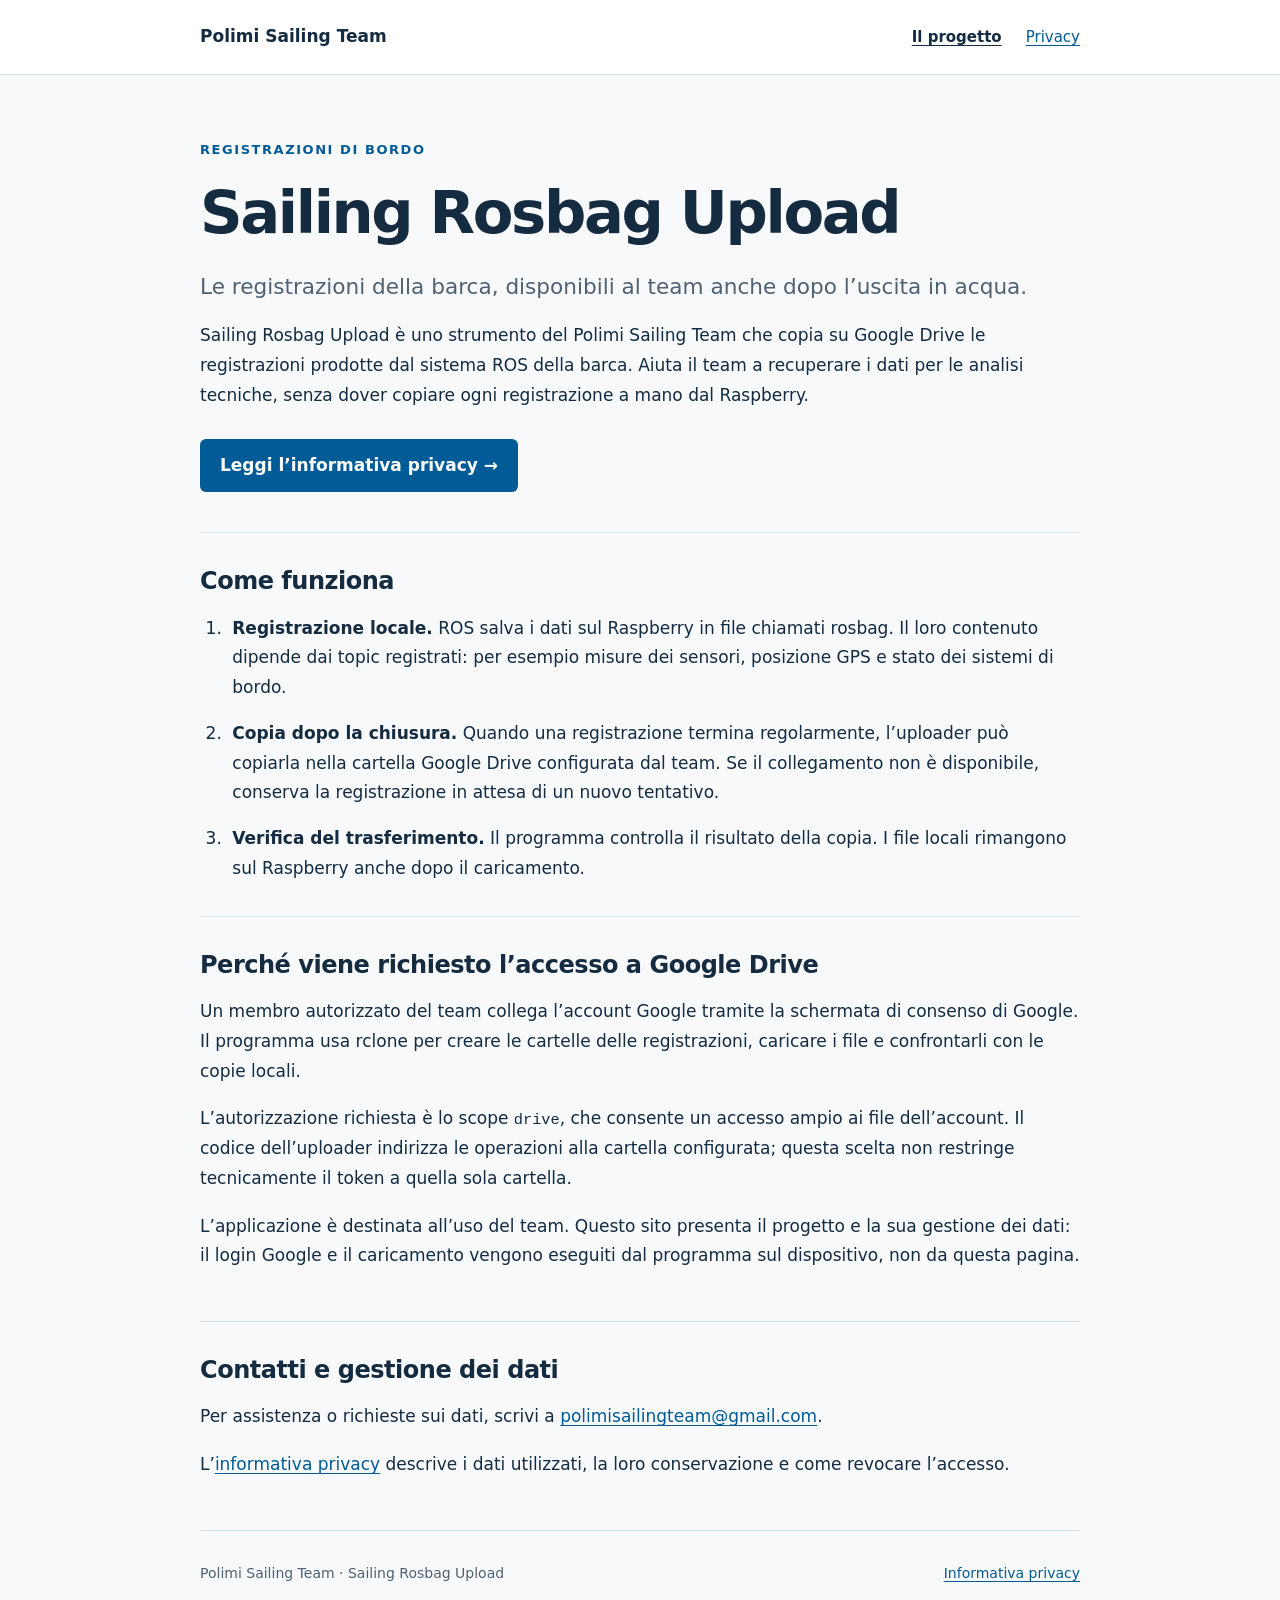
<file: index.html>
<!doctype html>
<html lang="it">
<head>
  <meta charset="utf-8">
  <meta name="viewport" content="width=device-width, initial-scale=1">
  <meta name="description" content="Sailing Rosbag Upload: trasferimento delle registrazioni ROS della barca su Google Drive per il Polimi Sailing Team.">
  <title>Sailing Rosbag Upload · Polimi Sailing Team</title>
  <link rel="stylesheet" href="styles.css">
</head>
<body>
  <a class="skip-link" href="#contenuto">Vai al contenuto</a>
  <header class="site-header">
    <div class="container header-inner">
      <a class="brand" href="index.html">Polimi Sailing Team</a>
      <nav aria-label="Navigazione principale">
        <a href="index.html" aria-current="page">Il progetto</a>
        <a href="privacy.html">Privacy</a>
      </nav>
    </div>
  </header>
  <main id="contenuto" class="container">
    <section class="intro" aria-labelledby="titolo">
      <p class="eyebrow">Registrazioni di bordo</p>
      <h1 id="titolo">Sailing Rosbag Upload</h1>
      <p class="lead">Le registrazioni della barca, disponibili al team anche dopo l’uscita in acqua.</p>
      <p>Sailing Rosbag Upload è uno strumento del Polimi Sailing Team che copia su Google Drive
        le registrazioni prodotte dal sistema ROS della barca. Aiuta il team a recuperare i dati
        per le analisi tecniche, senza dover copiare ogni registrazione a mano dal Raspberry.</p>
      <a class="button" href="privacy.html">Leggi l’informativa privacy <span aria-hidden="true">→</span></a>
    </section>

    <section aria-labelledby="funzionamento">
      <h2 id="funzionamento">Come funziona</h2>
      <ol class="steps">
        <li><strong>Registrazione locale.</strong> ROS salva i dati sul Raspberry in file chiamati
          rosbag. Il loro contenuto dipende dai topic registrati: per esempio misure dei sensori,
          posizione GPS e stato dei sistemi di bordo.</li>
        <li><strong>Copia dopo la chiusura.</strong> Quando una registrazione termina regolarmente,
          l’uploader può copiarla nella cartella Google Drive configurata dal team. Se il collegamento
          non è disponibile, conserva la registrazione in attesa di un nuovo tentativo.</li>
        <li><strong>Verifica del trasferimento.</strong> Il programma controlla il risultato della copia.
          I file locali rimangono sul Raspberry anche dopo il caricamento.</li>
      </ol>
    </section>

    <section aria-labelledby="google">
      <h2 id="google">Perché viene richiesto l’accesso a Google Drive</h2>
      <p>Un membro autorizzato del team collega l’account Google tramite la schermata di consenso
        di Google. Il programma usa rclone per creare le cartelle delle registrazioni, caricare i file
        e confrontarli con le copie locali.</p>
      <p>L’autorizzazione richiesta è lo scope <code>drive</code>, che consente un accesso ampio ai file
        dell’account. Il codice dell’uploader indirizza le operazioni alla cartella configurata;
        questa scelta non restringe tecnicamente il token a quella sola cartella.</p>
      <p>L’applicazione è destinata all’uso del team. Questo sito presenta il progetto e la sua
        gestione dei dati: il login Google e il caricamento vengono eseguiti dal programma sul
        dispositivo, non da questa pagina.</p>
    </section>

    <section class="contact" aria-labelledby="contatti">
      <h2 id="contatti">Contatti e gestione dei dati</h2>
      <p>Per assistenza o richieste sui dati, scrivi a
        <a href="mailto:polimisailingteam@gmail.com">polimisailingteam@gmail.com</a>.</p>
      <p>L’<a href="privacy.html">informativa privacy</a> descrive i dati utilizzati,
        la loro conservazione e come revocare l’accesso.</p>
    </section>
  </main>
  <footer class="container site-footer">
    <span>Polimi Sailing Team · Sailing Rosbag Upload</span>
    <a href="privacy.html">Informativa privacy</a>
  </footer>
</body>
</html>
</file>
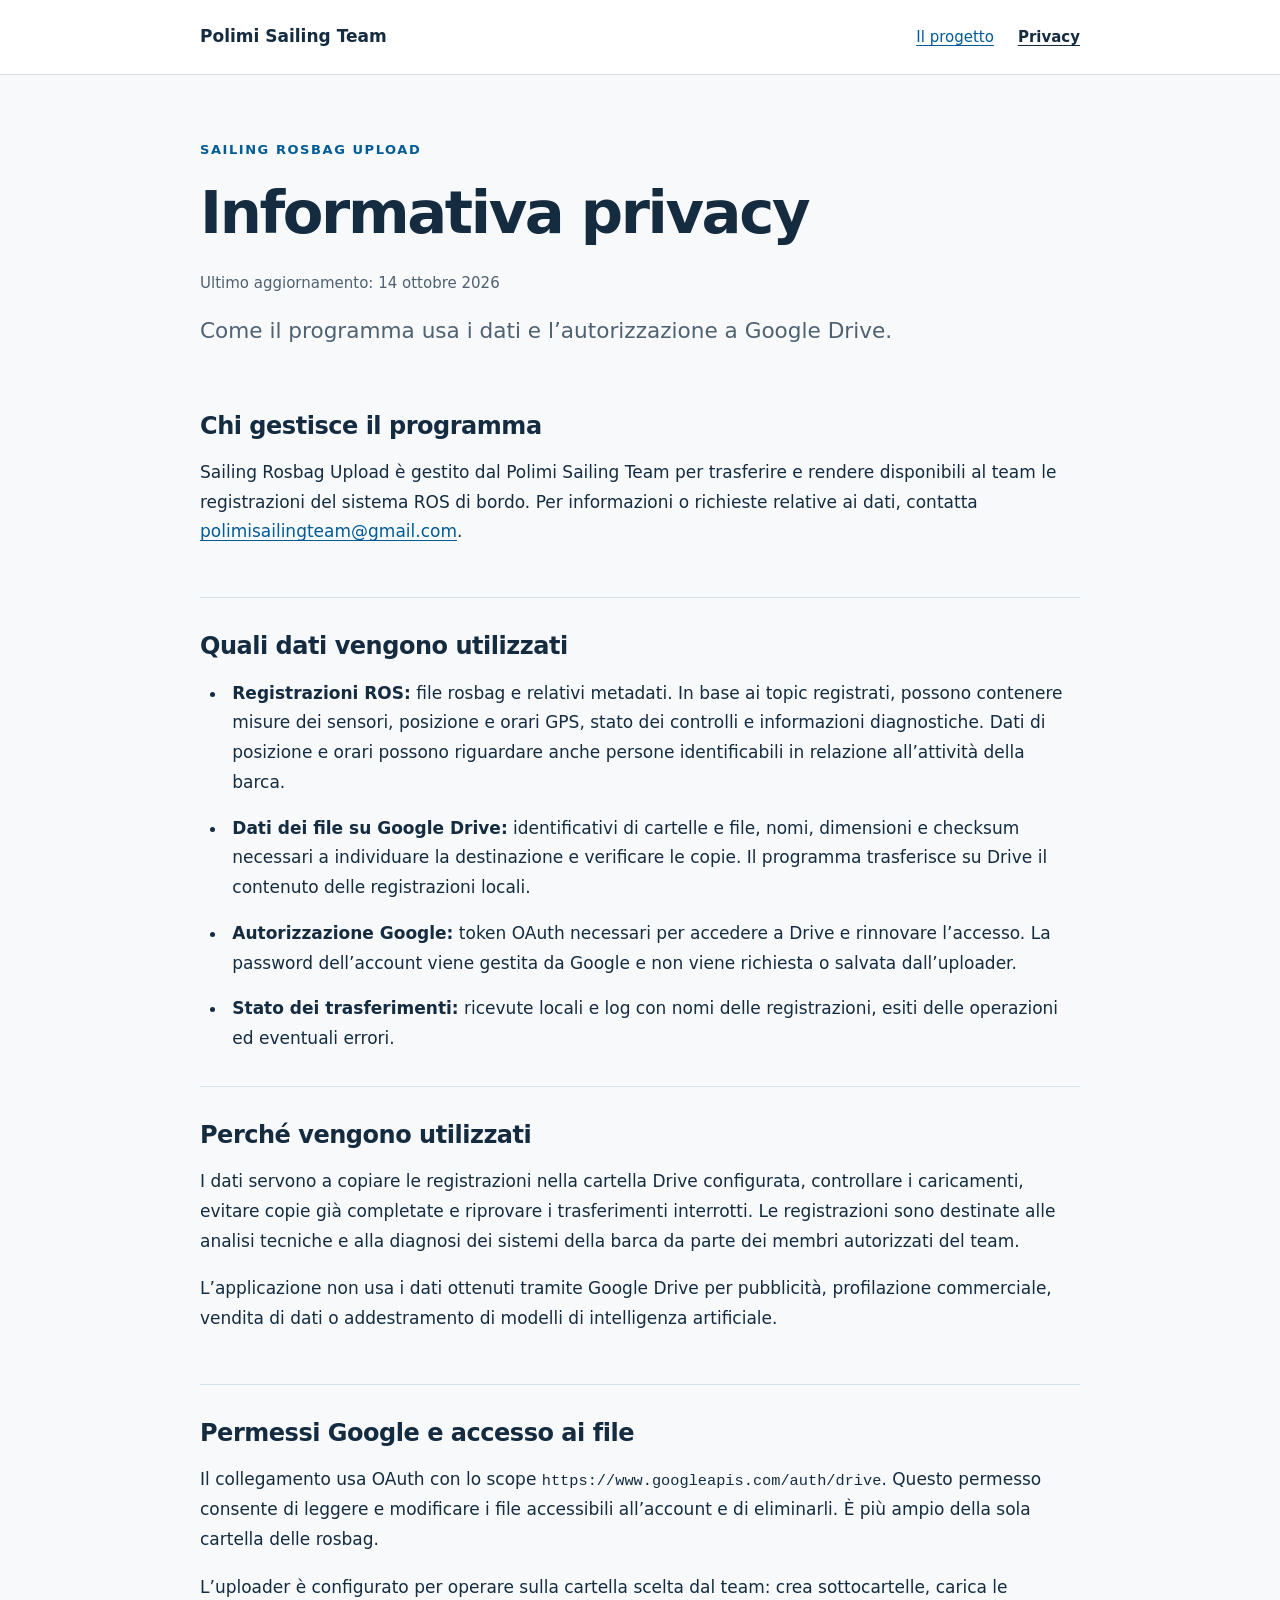
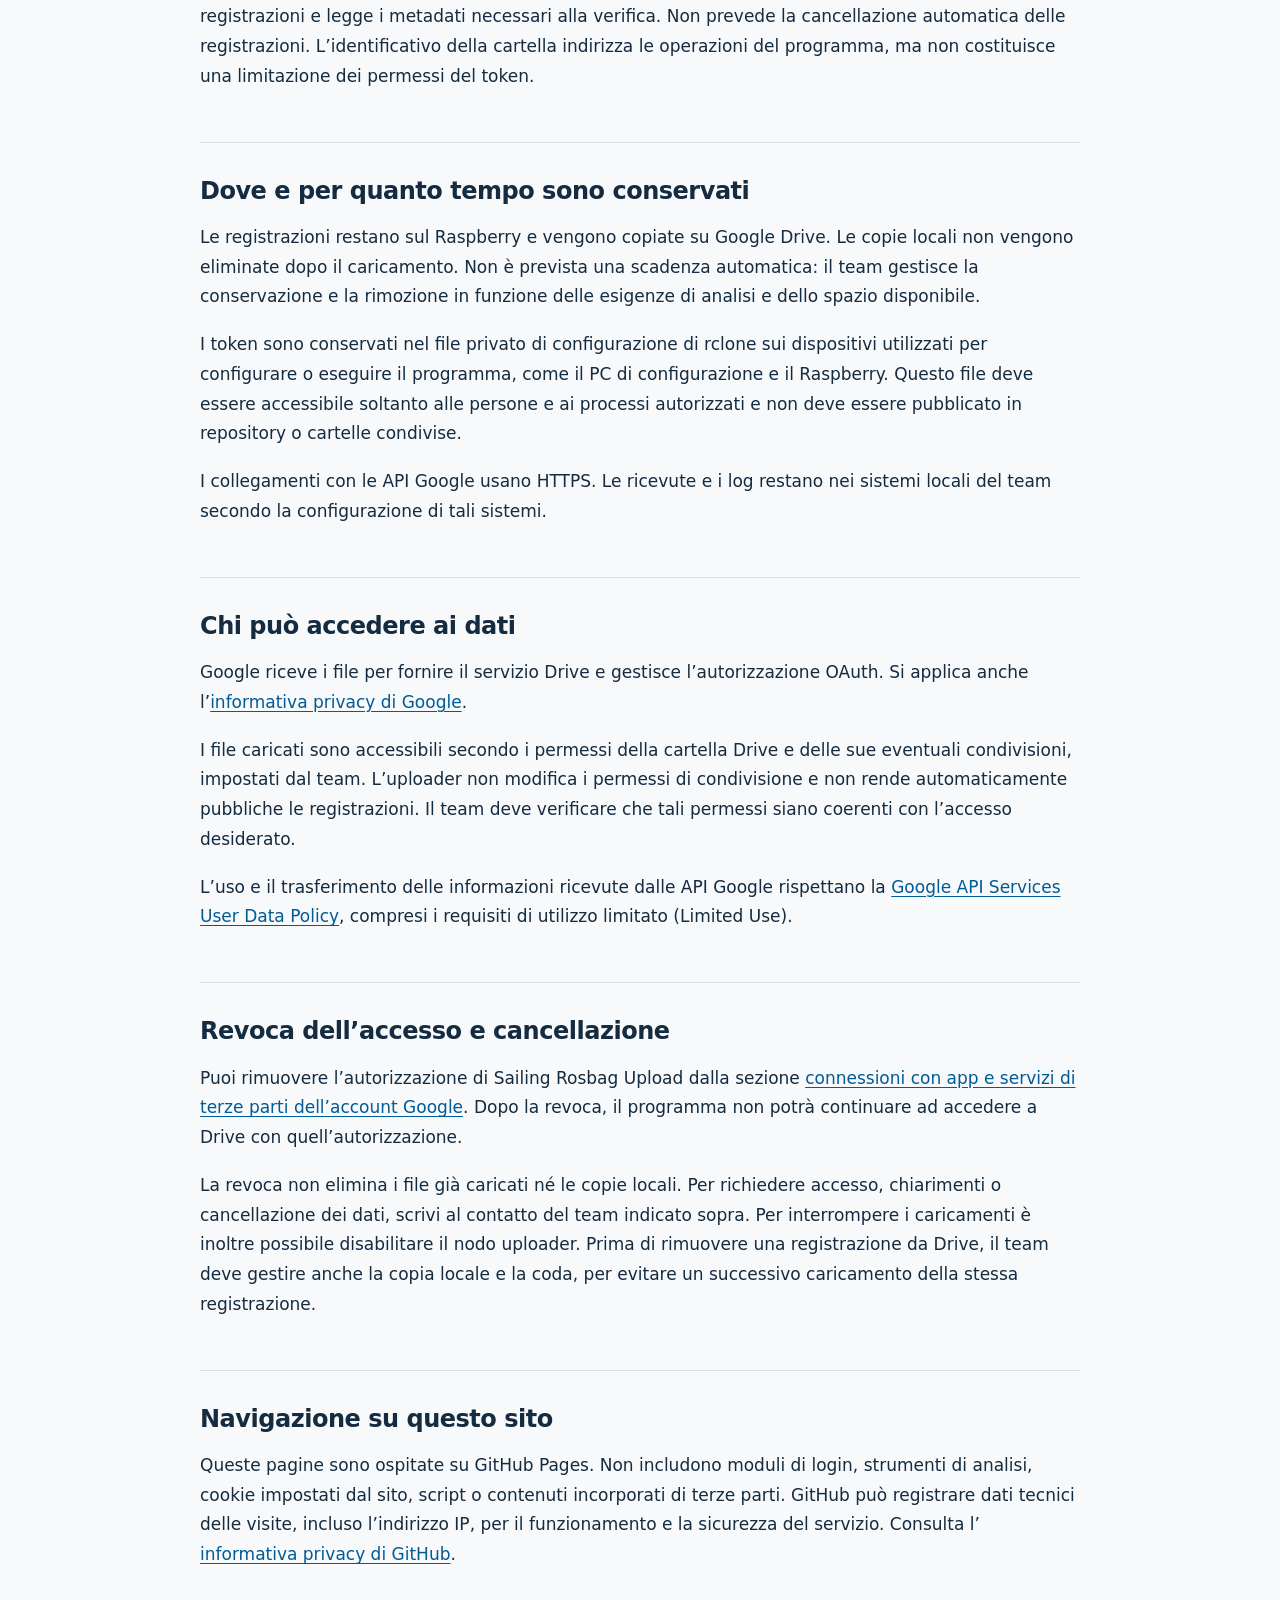
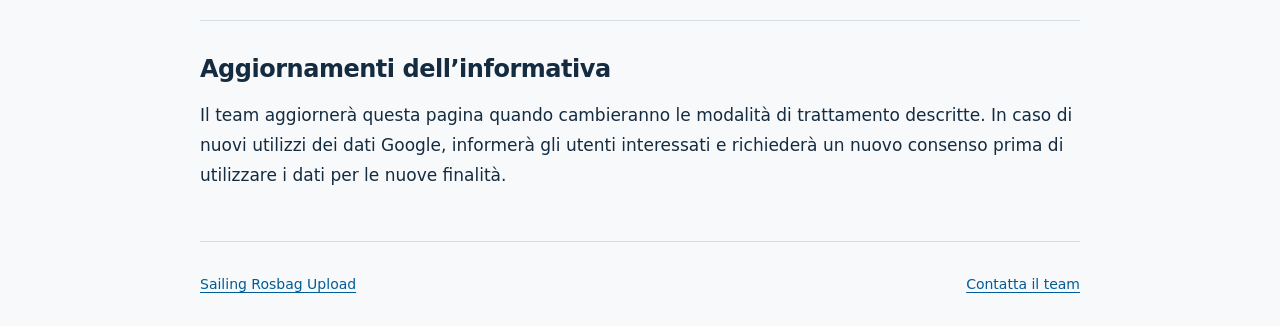
<file: privacy.html>
<!doctype html>
<html lang="it">
<head>
  <meta charset="utf-8">
  <meta name="viewport" content="width=device-width, initial-scale=1">
  <meta name="description" content="Informativa privacy di Sailing Rosbag Upload: dati utilizzati, accesso a Google Drive, conservazione e revoca dell’autorizzazione.">
  <title>Informativa privacy · Sailing Rosbag Upload</title>
  <link rel="stylesheet" href="styles.css">
</head>
<body>
  <a class="skip-link" href="#contenuto">Vai al contenuto</a>
  <header class="site-header">
    <div class="container header-inner">
      <a class="brand" href="index.html">Polimi Sailing Team</a>
      <nav aria-label="Navigazione principale">
        <a href="index.html">Il progetto</a>
        <a href="privacy.html" aria-current="page">Privacy</a>
      </nav>
    </div>
  </header>
  <main id="contenuto" class="container policy">
    <div class="intro">
      <p class="eyebrow">Sailing Rosbag Upload</p>
      <h1>Informativa privacy</h1>
      <p class="updated">Ultimo aggiornamento: <time datetime="2026-10-14">14 ottobre 2026</time></p>
      <p class="lead">Come il programma usa i dati e l’autorizzazione a Google Drive.</p>
    </div>

    <section aria-labelledby="gestore">
      <h2 id="gestore">Chi gestisce il programma</h2>
      <p>Sailing Rosbag Upload è gestito dal Polimi Sailing Team per trasferire e rendere disponibili
        al team le registrazioni del sistema ROS di bordo. Per informazioni o richieste relative
        ai dati, contatta <a href="mailto:polimisailingteam@gmail.com">polimisailingteam@gmail.com</a>.</p>
    </section>

    <section aria-labelledby="dati">
      <h2 id="dati">Quali dati vengono utilizzati</h2>
      <ul>
        <li><strong>Registrazioni ROS:</strong> file rosbag e relativi metadati. In base ai topic
          registrati, possono contenere misure dei sensori, posizione e orari GPS, stato dei
          controlli e informazioni diagnostiche. Dati di posizione e orari possono riguardare
          anche persone identificabili in relazione all’attività della barca.</li>
        <li><strong>Dati dei file su Google Drive:</strong> identificativi di cartelle e file,
          nomi, dimensioni e checksum necessari a individuare la destinazione e verificare
          le copie. Il programma trasferisce su Drive il contenuto delle registrazioni locali.</li>
        <li><strong>Autorizzazione Google:</strong> token OAuth necessari per accedere a Drive
          e rinnovare l’accesso. La password dell’account viene gestita da Google e non viene
          richiesta o salvata dall’uploader.</li>
        <li><strong>Stato dei trasferimenti:</strong> ricevute locali e log con nomi delle
          registrazioni, esiti delle operazioni ed eventuali errori.</li>
      </ul>
    </section>

    <section aria-labelledby="finalita">
      <h2 id="finalita">Perché vengono utilizzati</h2>
      <p>I dati servono a copiare le registrazioni nella cartella Drive configurata, controllare
        i caricamenti, evitare copie già completate e riprovare i trasferimenti interrotti.
        Le registrazioni sono destinate alle analisi tecniche e alla diagnosi dei sistemi della barca
        da parte dei membri autorizzati del team.</p>
      <p>L’applicazione non usa i dati ottenuti tramite Google Drive per pubblicità, profilazione
        commerciale, vendita di dati o addestramento di modelli di intelligenza artificiale.</p>
    </section>

    <section aria-labelledby="permessi">
      <h2 id="permessi">Permessi Google e accesso ai file</h2>
      <p>Il collegamento usa OAuth con lo scope <code>https://www.googleapis.com/auth/drive</code>.
        Questo permesso consente di leggere e modificare i file accessibili all’account e di eliminarli.
        È più ampio della sola cartella delle rosbag.</p>
      <p>L’uploader è configurato per operare sulla cartella scelta dal team: crea sottocartelle,
        carica le registrazioni e legge i metadati necessari alla verifica. Non prevede la
        cancellazione automatica delle registrazioni. L’identificativo della cartella indirizza
        le operazioni del programma, ma non costituisce una limitazione dei permessi del token.</p>
    </section>

    <section aria-labelledby="conservazione">
      <h2 id="conservazione">Dove e per quanto tempo sono conservati</h2>
      <p>Le registrazioni restano sul Raspberry e vengono copiate su Google Drive. Le copie locali
        non vengono eliminate dopo il caricamento. Non è prevista una scadenza automatica:
        il team gestisce la conservazione e la rimozione in funzione delle esigenze di analisi
        e dello spazio disponibile.</p>
      <p>I token sono conservati nel file privato di configurazione di rclone sui dispositivi
        utilizzati per configurare o eseguire il programma, come il PC di configurazione e il
        Raspberry. Questo file deve essere accessibile soltanto alle persone e ai processi
        autorizzati e non deve essere pubblicato in repository o cartelle condivise.</p>
      <p>I collegamenti con le API Google usano HTTPS. Le ricevute e i log restano nei sistemi
        locali del team secondo la configurazione di tali sistemi.</p>
    </section>

    <section aria-labelledby="destinatari">
      <h2 id="destinatari">Chi può accedere ai dati</h2>
      <p>Google riceve i file per fornire il servizio Drive e gestisce l’autorizzazione OAuth.
        Si applica anche l’<a href="https://policies.google.com/privacy">informativa privacy di Google</a>.</p>
      <p>I file caricati sono accessibili secondo i permessi della cartella Drive e delle sue
        eventuali condivisioni, impostati dal team. L’uploader non modifica i permessi di condivisione
        e non rende automaticamente pubbliche le registrazioni. Il team deve verificare che tali
        permessi siano coerenti con l’accesso desiderato.</p>
      <p>L’uso e il trasferimento delle informazioni ricevute dalle API Google rispettano la
        <a href="https://developers.google.com/terms/api-services-user-data-policy">Google API Services User Data Policy</a>,
        compresi i requisiti di utilizzo limitato (Limited Use).</p>
    </section>

    <section aria-labelledby="revoca">
      <h2 id="revoca">Revoca dell’accesso e cancellazione</h2>
      <p>Puoi rimuovere l’autorizzazione di Sailing Rosbag Upload dalla sezione
        <a href="https://myaccount.google.com/connections">connessioni con app e servizi di terze parti
        dell’account Google</a>. Dopo la revoca, il programma non potrà continuare ad accedere
        a Drive con quell’autorizzazione.</p>
      <p>La revoca non elimina i file già caricati né le copie locali. Per richiedere accesso,
        chiarimenti o cancellazione dei dati, scrivi al contatto del team indicato sopra.
        Per interrompere i caricamenti è inoltre possibile disabilitare il nodo uploader.
        Prima di rimuovere una registrazione da Drive, il team deve gestire anche la copia locale
        e la coda, per evitare un successivo caricamento della stessa registrazione.</p>
    </section>

    <section aria-labelledby="sito">
      <h2 id="sito">Navigazione su questo sito</h2>
      <p>Queste pagine sono ospitate su GitHub Pages. Non includono moduli di login, strumenti
        di analisi, cookie impostati dal sito, script o contenuti incorporati di terze parti.
        GitHub può registrare dati tecnici delle visite, incluso l’indirizzo IP, per il funzionamento
        e la sicurezza del servizio. Consulta l’
        <a href="https://docs.github.com/en/site-policy/privacy-policies/github-general-privacy-statement">informativa privacy di GitHub</a>.</p>
    </section>

    <section aria-labelledby="modifiche">
      <h2 id="modifiche">Aggiornamenti dell’informativa</h2>
      <p>Il team aggiornerà questa pagina quando cambieranno le modalità di trattamento descritte.
        In caso di nuovi utilizzi dei dati Google, informerà gli utenti interessati e richiederà
        un nuovo consenso prima di utilizzare i dati per le nuove finalità.</p>
    </section>
  </main>
  <footer class="container site-footer">
    <a href="index.html">Sailing Rosbag Upload</a>
    <a href="mailto:polimisailingteam@gmail.com">Contatta il team</a>
  </footer>
</body>
</html>
</file>
<file: styles.css>
:root {
  color-scheme: light;
  --ink: #142b40;
  --muted: #506171;
  --blue: #005b96;
  --paper: #f7f9fb;
  --line: #d5dfe7;
}
* { box-sizing: border-box; }
body {
  margin: 0;
  color: var(--ink);
  background: var(--paper);
  font: 1.0625rem/1.75 system-ui, -apple-system, BlinkMacSystemFont, "Segoe UI", sans-serif;
}
a { color: var(--blue); text-underline-offset: .2em; }
a:hover { text-decoration-thickness: 2px; }
a:focus-visible { outline: 3px solid #bc6100; outline-offset: 5px; }
.container { width: min(880px, calc(100% - 48px)); margin-inline: auto; }
.site-header { background: #fff; border-bottom: 1px solid var(--line); }
.header-inner { display: flex; align-items: center; justify-content: space-between; gap: 24px; padding-block: 22px; }
.brand { color: var(--ink); font-weight: 750; text-decoration: none; }
nav { display: flex; gap: 24px; }
nav a { font-size: .9375rem; }
nav a[aria-current="page"] { color: var(--ink); font-weight: 700; }
.intro { padding-top: 64px; }
.eyebrow { color: var(--blue); font-size: .8125rem; font-weight: 750; letter-spacing: .12em; text-transform: uppercase; }
h1 { max-width: 780px; margin: 12px 0 24px; font-size: clamp(2.3rem, 6vw, 3.7rem); letter-spacing: -.04em; line-height: 1.12; }
h2 { font-size: 1.5rem; line-height: 1.35; letter-spacing: -.02em; margin: 0 0 16px; }
p { margin: 0 0 18px; }
.lead { font-size: 1.35rem; line-height: 1.55; color: var(--muted); }
section { padding-block: 32px; border-bottom: 1px solid var(--line); }
.button { display: inline-block; margin-block: 10px 8px; padding: 12px 20px; background: var(--blue); color: #fff; border-radius: 6px; text-decoration: none; font-weight: 650; }
.button:hover { background: #004674; }
ul, ol { padding-left: 1.6em; margin: 0; }
li { padding-left: .3em; margin-bottom: 16px; }
li:last-child { margin-bottom: 0; }
code { font-size: .9em; overflow-wrap: anywhere; }
.contact { border-bottom: 0; }
.updated { color: var(--muted); font-size: .9375rem; }
.policy .intro { padding-bottom: 12px; }
.policy section:last-child { border-bottom: 0; }
.site-footer { display: flex; flex-wrap: wrap; justify-content: space-between; gap: 12px; padding-block: 30px; border-top: 1px solid var(--line); color: var(--muted); font-size: .875rem; }
.skip-link { position: absolute; top: -100px; left: 16px; padding: 12px; background: #fff; z-index: 1; }
.skip-link:focus { top: 8px; }
@media (max-width: 560px) {
  .container { width: calc(100% - 32px); }
  .header-inner { flex-direction: column; align-items: flex-start; gap: 12px; padding-block: 16px; }
  .intro { padding-top: 38px; }
  .lead { font-size: 1.2rem; }
  section { padding-block: 26px; }
  a { overflow-wrap: anywhere; }
}
</file>
